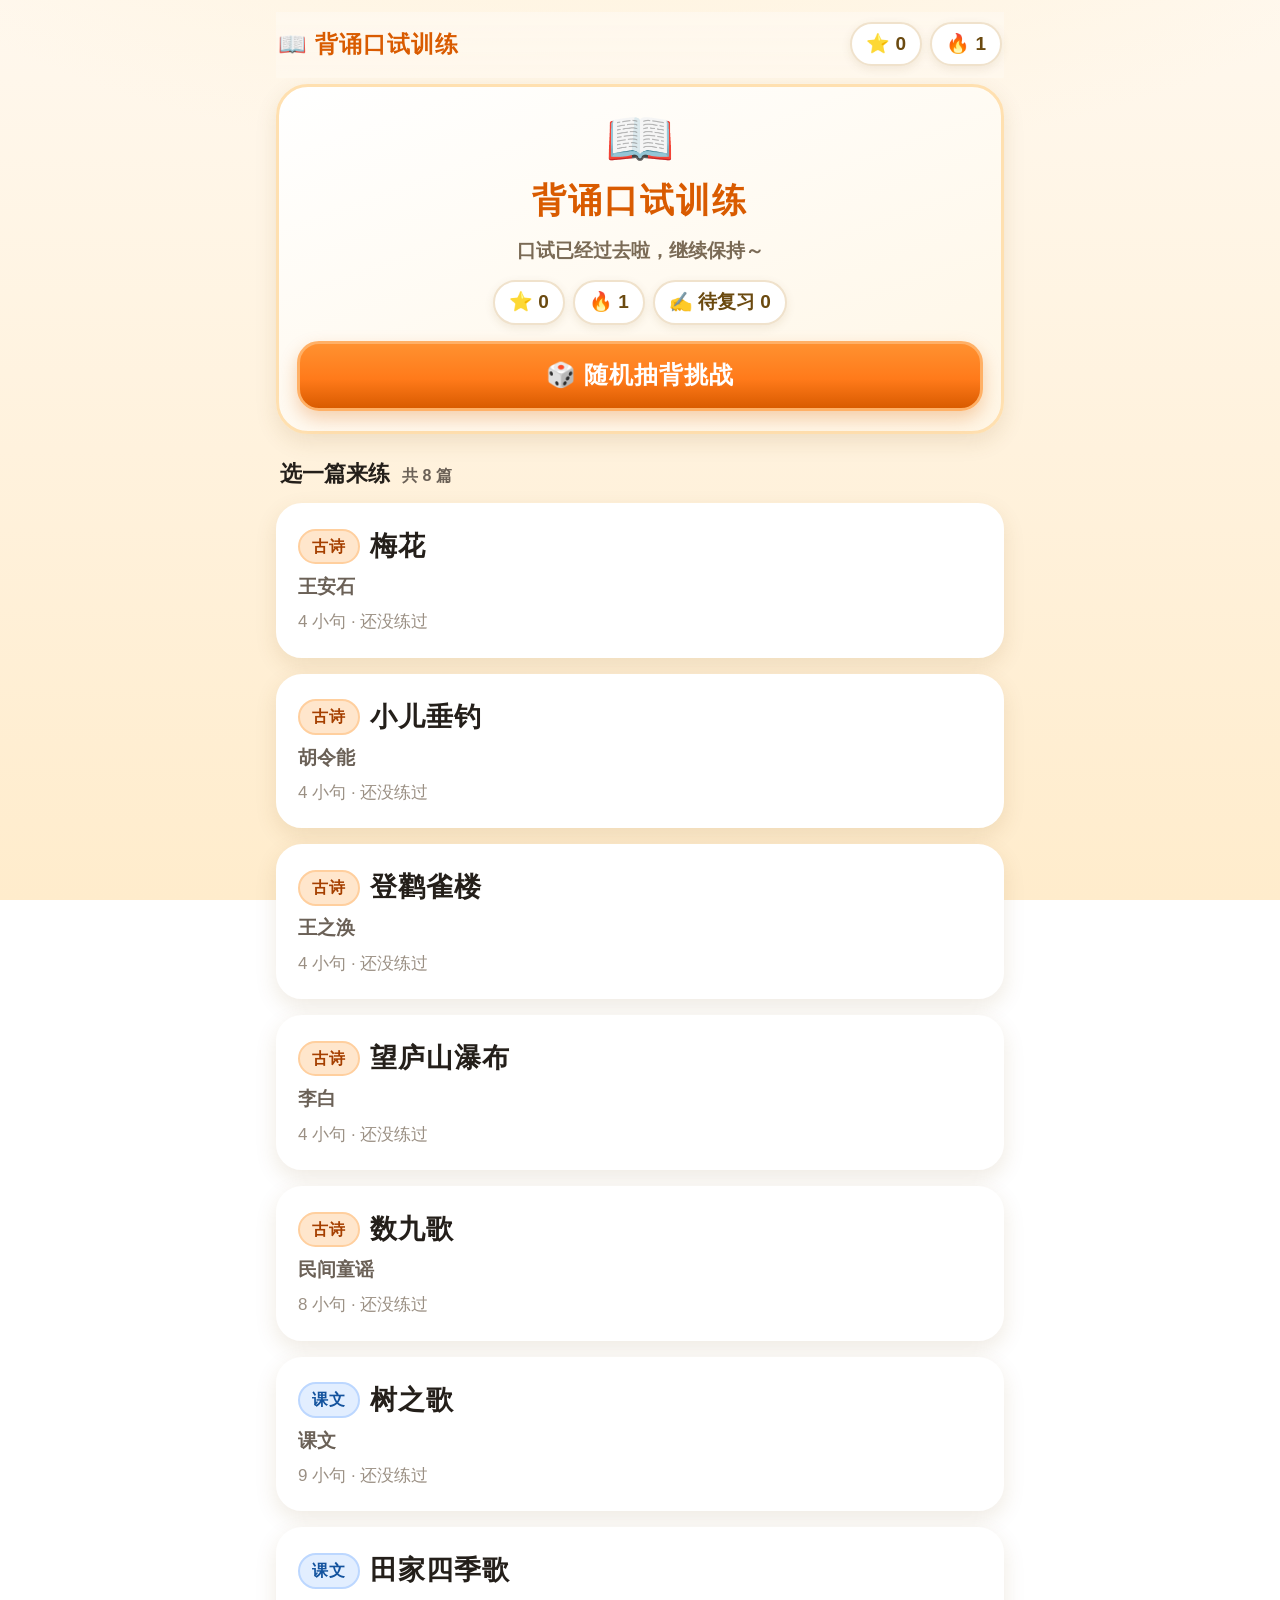
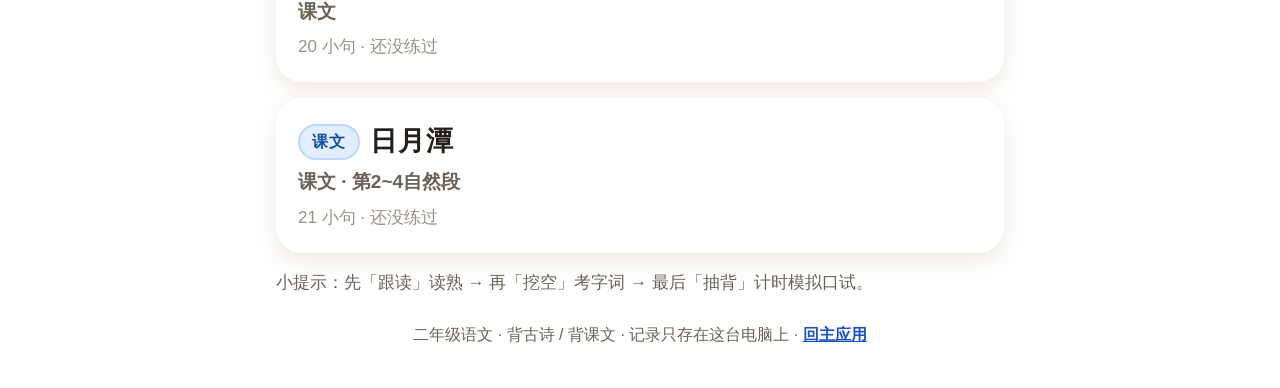
<file: recite.html>
<!-- 备用参考页，刻意未在 index.html 引用（recite-dev 独立版，归口集成版 #/recite，Chief 2026-10-31 裁定留档） -->
<!DOCTYPE html>
<html lang="zh-CN">
<head>
  <meta charset="UTF-8">
  <meta name="viewport" content="width=device-width, initial-scale=1.0, maximum-scale=1.0, user-scalable=no">
  <meta name="theme-color" content="#fff8ee">
  <title>背诵口试训练 · My Tutor</title>
  <link rel="stylesheet" href="css/recite.css">
</head>
<body class="rt-body">
  <div class="rt-shell">
    <header class="rt-top">
      <button type="button" class="rt-backbtn" id="rt-back" data-act="back" hidden>← 返回</button>
      <h1 class="rt-logo">📖 背诵口试训练</h1>
      <div class="rt-stats" id="rt-stats"></div>
    </header>

    <main class="rt-main" id="rt-main">
      <section class="rt-card">
        <h2 class="rt-piece-title">正在加载…</h2>
        <p class="rt-ready-hint">如果一直停在这里，请刷新页面重试。</p>
      </section>
    </main>

    <footer class="rt-foot">
      二年级语文 · 背古诗 / 背课文 · 记录只存在这台电脑上 ·
      <a href="index.html">回主应用</a>
    </footer>
  </div>

  <div class="rt-toast" id="rt-toast" hidden></div>

  <!-- 复用已有全局对象：配置 → 本地存储 → 语音；再加载本页题库与逻辑 -->
  <script src="js/config.js"></script>
  <script src="js/store.js"></script>
  <script src="js/voice.js"></script>
  <script src="js/recite-data.js"></script>
  <script src="js/recite.js"></script>
</body>
</html>
</file>
<file: css/recite.css>
@charset "UTF-8";
/* 备用参考页，刻意未在 index.html 引用（recite-dev 独立版，归口集成版 #/recite，Chief 2026-10-31 裁定留档） */
/* My Tutor · 背诵口试训练（独立页面样式，纯手写 CSS，无任何第三方库/CDN）
 * 面向 7~8 岁：正文 ≥20px、按钮 ≥60px 高、大圆角、高对比、emoji 点缀。
 * 全部选择器以 rt- 开头 / 限定在 .rt-body 下，不会污染主应用样式。
 */

:root {
  --rt-bg: #fff8ee;
  --rt-bg2: #ffeccc;
  --rt-card: #ffffff;
  --rt-ink: #241f1a;
  --rt-ink-soft: #6b6157;
  --rt-line: #f0e2cc;
  --rt-main: #ff7a1a;
  --rt-main-deep: #d95b00;
  --rt-blue: #2f7cf6;
  --rt-blue-deep: #1a54c0;
  --rt-green: #17a866;
  --rt-green-bg: #e6f8ef;
  --rt-red: #e33a3a;
  --rt-red-bg: #ffecec;
  --rt-yellow: #ffc93c;
  --rt-radius: 26px;
  --rt-shadow: 0 8px 22px rgba(120, 80, 20, 0.12);
  --rt-shadow-sm: 0 3px 10px rgba(120, 80, 20, 0.10);
}

* { margin: 0; padding: 0; box-sizing: border-box; -webkit-tap-highlight-color: transparent; }

html { font-size: 20px; }

.rt-body {
  min-height: 100%;
  font-family: -apple-system, "PingFang SC", "Hiragino Sans GB", "Microsoft YaHei", "Heiti SC", sans-serif;
  font-size: 20px;
  line-height: 1.6;
  color: var(--rt-ink);
  background:
    radial-gradient(1200px 500px at 50% -180px, #fff2d8 0%, rgba(255, 242, 216, 0) 70%),
    linear-gradient(180deg, var(--rt-bg) 0%, var(--rt-bg2) 100%);
  background-attachment: fixed;
  -webkit-text-size-adjust: 100%;
}

/* ============ 骨架 ============ */
.rt-shell {
  max-width: 760px;
  margin: 0 auto;
  padding: 12px 16px 40px;
}

.rt-top {
  position: sticky;
  top: 0;
  z-index: 20;
  display: flex;
  align-items: center;
  gap: 10px;
  flex-wrap: wrap;
  padding: 10px 2px 12px;
  margin-bottom: 6px;
  backdrop-filter: blur(6px);
  background: linear-gradient(180deg, rgba(255, 248, 238, 0.96), rgba(255, 248, 238, 0.72));
}

.rt-logo {
  font-size: 23px;
  font-weight: 900;
  letter-spacing: 1px;
  color: var(--rt-main-deep);
  flex: 1 1 auto;
  white-space: nowrap;
}

.rt-backbtn {
  font: inherit;
  font-size: 19px;
  font-weight: 800;
  color: var(--rt-blue-deep);
  background: #fff;
  border: 2px solid #cfe0ff;
  border-radius: 999px;
  padding: 8px 16px;
  min-height: 46px;
  cursor: pointer;
}
.rt-backbtn:active { transform: scale(0.96); }

.rt-stats { display: flex; gap: 8px; }
.rt-chip {
  display: inline-flex;
  align-items: center;
  gap: 4px;
  font-size: 19px;
  font-weight: 800;
  color: #6b4a10;
  background: #fff;
  border: 2px solid var(--rt-line);
  border-radius: 999px;
  padding: 5px 14px;
  box-shadow: var(--rt-shadow-sm);
  white-space: nowrap;
}

.rt-main { display: block; }

.rt-foot {
  margin-top: 26px;
  text-align: center;
  font-size: 16px;
  color: var(--rt-ink-soft);
}
.rt-foot a { color: var(--rt-blue-deep); font-weight: 700; }

/* ============ 卡片 ============ */
.rt-card {
  display: block;
  width: 100%;
  text-align: left;
  background: var(--rt-card);
  border-radius: var(--rt-radius);
  box-shadow: var(--rt-shadow);
  border: 2px solid #fff;
  padding: 20px;
  margin: 0 0 16px;
}
.rt-card-btn {
  font: inherit;
  color: inherit;
  cursor: pointer;
  transition: transform .12s ease, box-shadow .12s ease;
}
.rt-card-btn:active { transform: scale(0.985); box-shadow: var(--rt-shadow-sm); }

.rt-card-top { display: flex; align-items: center; gap: 10px; flex-wrap: wrap; }
.rt-card-title { font-size: 27px; font-weight: 900; letter-spacing: 1px; }
.rt-card-author { display: block; font-size: 19px; color: var(--rt-ink-soft); margin-top: 4px; font-weight: 700; }
.rt-card-meta { display: block; font-size: 17px; color: #9a8f83; margin-top: 6px; }

.rt-badge {
  display: inline-block;
  font-size: 16px;
  font-weight: 900;
  padding: 3px 12px;
  border-radius: 999px;
  letter-spacing: 1px;
}
.rt-badge.is-poem { color: #a53f00; background: #ffe6cc; border: 2px solid #ffcf9e; }
.rt-badge.is-text { color: #14539e; background: #e2eeff; border: 2px solid #bcd7ff; }

/* ============ 首页 hero ============ */
.rt-hero {
  text-align: center;
  background: linear-gradient(160deg, #fff 0%, #fff6e5 100%);
  border: 3px solid #ffe0b0;
  border-radius: 32px;
  box-shadow: var(--rt-shadow);
  padding: 24px 18px 20px;
  margin-bottom: 22px;
}
.rt-hero-emoji { font-size: 56px; line-height: 1; }
.rt-h1 {
  font-size: 34px;
  font-weight: 900;
  letter-spacing: 2px;
  margin: 6px 0 8px;
  color: var(--rt-main-deep);
}
.rt-hero-sub { font-size: 19px; color: #7a6a55; font-weight: 700; }
.rt-hero-sub b { color: var(--rt-red); }
.rt-days { font-size: 26px; padding: 0 2px; }
.rt-chips { display: flex; gap: 8px; justify-content: center; flex-wrap: wrap; margin: 14px 0 4px; }
.rt-hero-actions { display: flex; flex-direction: column; gap: 10px; margin-top: 16px; }

.rt-h2 {
  font-size: 22px;
  font-weight: 900;
  margin: 4px 0 12px;
  padding-left: 4px;
}
.rt-h2-sub { font-size: 16px; color: var(--rt-ink-soft); font-weight: 700; margin-left: 6px; }
.rt-h3 { font-size: 20px; font-weight: 900; margin-bottom: 8px; }

.rt-tip { font-size: 17px; color: var(--rt-ink-soft); line-height: 1.6; margin-top: 12px; }
.rt-tip-warn { color: #a05a00; background: #fff4e0; border: 2px dashed #ffcf9e; border-radius: 16px; padding: 10px 12px; }

/* ============ 按钮 ============ */
.rt-btn {
  font: inherit;
  font-size: 21px;
  font-weight: 900;
  letter-spacing: 1px;
  color: var(--rt-ink);
  background: #fff;
  border: 3px solid #ecdcc4;
  border-radius: 22px;
  min-height: 58px;
  padding: 12px 18px;
  cursor: pointer;
  box-shadow: var(--rt-shadow-sm);
  transition: transform .1s ease, background .15s ease;
  width: 100%;
}
.rt-btn:active { transform: scale(0.97); }
.rt-btn-xl { min-height: 70px; font-size: 24px; }
.rt-btn-sm { min-height: 46px; font-size: 18px; width: auto; padding: 8px 16px; }
.rt-btn-primary {
  color: #fff;
  background: linear-gradient(180deg, #ff9130 0%, var(--rt-main) 55%, var(--rt-main-deep) 100%);
  border-color: #ffb066;
  box-shadow: 0 8px 18px rgba(220, 100, 0, 0.28);
}
.rt-btn-mic {
  color: #fff;
  background: linear-gradient(180deg, #4f95ff 0%, var(--rt-blue) 60%, var(--rt-blue-deep) 100%);
  border-color: #9cc4ff;
  box-shadow: 0 8px 18px rgba(30, 90, 200, 0.26);
}
.rt-btn-ghost { background: #fffaf2; border-color: #f0dfc4; font-size: 19px; min-height: 50px; font-weight: 800; }
.rt-btn.is-on { background: #eaf7ef; border-color: #a8e0c0; color: #0b7a45; }
.rt-btn.is-off { opacity: 0.55; }

.rt-actions { display: flex; flex-direction: column; gap: 10px; margin-top: 16px; }
.rt-actions-sm { flex-direction: row; flex-wrap: wrap; gap: 8px; }
.rt-actions-sm .rt-btn { flex: 1 1 46%; min-width: 0; }

/* ============ 进度条 ============ */
.rt-bar { display: flex; align-items: center; gap: 10px; margin: 6px 0 14px; }
.rt-prog {
  flex: 1 1 auto;
  height: 16px;
  background: #f2e6d4;
  border-radius: 999px;
  overflow: hidden;
}
.rt-prog i {
  display: block;
  height: 100%;
  background: linear-gradient(90deg, #ffc44d, var(--rt-main));
  border-radius: 999px;
  transition: width .3s ease;
}
.rt-count { font-size: 18px; font-weight: 900; color: var(--rt-ink-soft); white-space: nowrap; }
.rt-kicker { font-size: 17px; font-weight: 900; color: var(--rt-main-deep); letter-spacing: 1px; margin-bottom: 6px; }

/* ============ 大字正文 ============ */
.rt-line {
  font-size: clamp(30px, 8.6vw, 44px);
  line-height: 1.55;
  font-weight: 900;
  letter-spacing: 3px;
  color: #1a1512;
  text-align: center;
  padding: 20px 12px;
  margin: 6px 0 4px;
  background: linear-gradient(180deg, #fffdf8, #fff6e6);
  border: 3px solid #ffe4bb;
  border-radius: 22px;
  word-break: break-word;
}
.rt-line-cloze { font-size: clamp(28px, 7.6vw, 38px); letter-spacing: 2px; line-height: 2.1; }

.rt-blank {
  display: inline-block;
  min-width: 2.1em;
  margin: 0 2px;
  text-align: center;
  color: #b26a00;
  background: #fff1c9;
  border-bottom: 5px solid var(--rt-yellow);
  border-radius: 8px 8px 4px 4px;
  padding: 0 6px;
}
.rt-blank.is-cur {
  animation: rtPulse 1.1s ease-in-out infinite;
  color: #fff;
  background: var(--rt-main);
  border-bottom-color: var(--rt-main-deep);
}
.rt-blank.is-ok {
  color: #0a7a44;
  background: #dcf7e8;
  border-bottom-color: var(--rt-green);
  animation: rtPop .25s ease;
}
@keyframes rtPulse {
  0%, 100% { transform: translateY(0) scale(1); }
  50% { transform: translateY(-2px) scale(1.05); }
}
@keyframes rtPop {
  0% { transform: scale(0.8); }
  60% { transform: scale(1.15); }
  100% { transform: scale(1); }
}

/* ============ 挖空选项 ============ */
.rt-opts {
  display: grid;
  grid-template-columns: repeat(2, minmax(0, 1fr));
  gap: 12px;
  margin-top: 8px;
}
.rt-opt {
  font: inherit;
  font-size: 27px;
  font-weight: 900;
  letter-spacing: 2px;
  color: #241f1a;
  background: #fff;
  border: 3px solid #cfe0ff;
  border-radius: 20px;
  min-height: 72px;
  padding: 10px 8px;
  cursor: pointer;
  box-shadow: var(--rt-shadow-sm);
  transition: transform .1s ease, background .15s ease, border-color .15s ease;
}
.rt-opt:active { transform: scale(0.96); background: #eef5ff; }
.rt-opt.is-bad {
  background: var(--rt-red-bg);
  border-color: var(--rt-red);
  animation: rtShake .4s ease;
}
@keyframes rtShake {
  0%, 100% { transform: translateX(0); }
  20% { transform: translateX(-6px); }
  40% { transform: translateX(6px); }
  60% { transform: translateX(-4px); }
  80% { transform: translateX(4px); }
}

.rt-fb-line { min-height: 30px; font-size: 20px; font-weight: 800; margin: 12px 0 6px; text-align: center; }
.rt-fb-line .ok { color: var(--rt-green); background: var(--rt-green-bg); border-radius: 14px; padding: 6px 12px; display: inline-block; }
.rt-fb-line .no { color: #b3341f; background: var(--rt-red-bg); border-radius: 14px; padding: 6px 12px; display: inline-block; }
.rt-dim { color: var(--rt-ink-soft); font-weight: 700; font-size: 18px; }

/* ============ 模式选择 ============ */
.rt-piece { text-align: center; }
.rt-piece-title { font-size: 32px; font-weight: 900; letter-spacing: 2px; margin: 6px 0 2px; }
.rt-piece-author { font-size: 19px; color: var(--rt-ink-soft); font-weight: 700; }
.rt-modes { display: flex; flex-direction: column; gap: 12px; margin: 18px 0 12px; }
.rt-mode {
  display: grid;
  grid-template-columns: 54px 1fr;
  grid-template-areas: "emoji name" "emoji desc";
  align-items: center;
  gap: 0 12px;
  text-align: left;
  font: inherit;
  color: inherit;
  background: #fffdf9;
  border: 3px solid #ffe0b0;
  border-radius: 22px;
  padding: 14px 16px;
  min-height: 88px;
  cursor: pointer;
  box-shadow: var(--rt-shadow-sm);
}
.rt-mode:active { transform: scale(0.98); background: #fff3de; }
.rt-mode-emoji { grid-area: emoji; font-size: 38px; line-height: 1; }
.rt-mode-name { grid-area: name; font-size: 24px; font-weight: 900; letter-spacing: 1px; }
.rt-mode-desc { grid-area: desc; font-size: 17px; color: var(--rt-ink-soft); font-weight: 700; }

.rt-scope { margin: 14px 0 6px; display: flex; flex-wrap: wrap; gap: 8px; justify-content: center; align-items: center; }
.rt-scope-label { font-size: 18px; font-weight: 800; color: var(--rt-ink-soft); }
.rt-scope-btn {
  font: inherit;
  font-size: 18px;
  font-weight: 800;
  color: #6b4a10;
  background: #fff;
  border: 2px solid #ecdcc4;
  border-radius: 999px;
  padding: 7px 14px;
  min-height: 44px;
  cursor: pointer;
}
.rt-scope-btn.is-on { color: #fff; background: var(--rt-main); border-color: var(--rt-main-deep); }

.rt-preview { text-align: left; }
.rt-preview-line {
  font-size: 22px;
  font-weight: 800;
  line-height: 1.85;
  letter-spacing: 1px;
  color: #2d2620;
}

/* ============ 跟读全篇列表 ============ */
.rt-all { margin-top: 16px; border-top: 2px dashed var(--rt-line); padding-top: 12px; }
.rt-all-line {
  font-size: 21px;
  font-weight: 800;
  line-height: 1.8;
  color: #b0a595;
  padding: 4px 10px;
  border-radius: 12px;
}
.rt-all-line.is-cur { color: #1a1512; background: #fff3da; border-left: 6px solid var(--rt-main); }
.rt-all-line.is-done { color: #7d7367; }

/* ============ 抽背 ============ */
.rt-chal-head { display: flex; align-items: flex-start; justify-content: space-between; gap: 10px; }
.rt-timer {
  font-variant-numeric: tabular-nums;
  font-size: 30px;
  font-weight: 900;
  color: var(--rt-blue-deep);
  background: #eaf2ff;
  border: 3px solid #c8ddff;
  border-radius: 16px;
  padding: 2px 12px;
  min-width: 108px;
  text-align: center;
}
.rt-chal-ask { font-size: 24px; font-weight: 900; text-align: center; margin: 6px 0 4px; color: #241f1a; }
.rt-chal-ask b { color: var(--rt-main-deep); font-size: 28px; }
.rt-hint-line {
  font-size: 19px;
  font-weight: 800;
  color: #8a5a00;
  background: #fff6d8;
  border: 2px dashed #ffd166;
  border-radius: 14px;
  padding: 10px 12px;
  margin-top: 8px;
  text-align: center;
}
.rt-reveal {
  font-size: 24px;
  font-weight: 900;
  letter-spacing: 1px;
  line-height: 1.6;
  color: #14539e;
  background: #eaf2ff;
  border: 3px solid #bcd7ff;
  border-radius: 18px;
  padding: 14px;
  margin-top: 12px;
  text-align: center;
}
.rt-reveal-label { display: block; font-size: 16px; color: #4a7cc4; margin-bottom: 2px; letter-spacing: 2px; }
.rt-chal-ready, .rt-result { text-align: center; }
.rt-ready-hint { font-size: 20px; color: var(--rt-ink-soft); font-weight: 700; margin: 12px 0 18px; line-height: 1.7; }
.rt-ready-hint b { color: var(--rt-main-deep); font-size: 26px; }

/* ============ 结果 ============ */
.rt-result-emoji { font-size: 62px; line-height: 1; }
.rt-result-title { font-size: 32px; font-weight: 900; letter-spacing: 2px; margin: 6px 0 4px; }
.rt-result-sub { font-size: 19px; color: var(--rt-ink-soft); font-weight: 700; }
.rt-result-rows {
  margin: 18px 0 10px;
  border: 3px solid #ffe0b0;
  border-radius: 20px;
  overflow: hidden;
  background: #fffdf8;
}
.rt-result-row {
  display: flex;
  justify-content: space-between;
  align-items: center;
  gap: 12px;
  padding: 11px 16px;
  font-size: 20px;
  border-bottom: 2px dashed #f3e5cd;
}
.rt-result-row:last-child { border-bottom: 0; }
.rt-result-row span { color: var(--rt-ink-soft); font-weight: 800; }
.rt-result-row b { font-size: 24px; font-weight: 900; color: #241f1a; }
.rt-big-stars {
  font-size: 40px;
  font-weight: 900;
  color: #b26a00;
  letter-spacing: 2px;
  margin: 10px 0 4px;
}
.rt-praise { font-size: 21px; font-weight: 800; color: #0b7a45; margin: 8px 0 4px; line-height: 1.7; }
.rt-fail-list { text-align: left; margin: 8px 0 0 20px; }
.rt-fail-list li { font-size: 19px; font-weight: 700; color: #8a4b00; line-height: 1.7; }

/* ============ 待复习 ============ */
.rt-need-list { display: flex; flex-direction: column; gap: 12px; margin: 12px 0; }
.rt-need {
  background: #fffdf8;
  border: 2px dashed #ffd166;
  border-radius: 18px;
  padding: 14px;
}
.rt-need-text { font-size: 22px; font-weight: 900; line-height: 1.6; letter-spacing: 1px; }
.rt-need-meta { font-size: 16px; color: var(--rt-ink-soft); font-weight: 700; margin: 4px 0 10px; }

.rt-empty { font-size: 20px; font-weight: 800; text-align: center; padding: 40px 0; }

/* ============ 提示条 ============ */
.rt-toast {
  position: fixed;
  left: 50%;
  bottom: 32px;
  transform: translateX(-50%);
  z-index: 99;
  max-width: min(90vw, 560px);
  font-size: 19px;
  font-weight: 800;
  color: #fff;
  background: rgba(40, 32, 24, 0.94);
  border-radius: 999px;
  padding: 12px 22px;
  box-shadow: 0 10px 26px rgba(0, 0, 0, 0.22);
  animation: rtToastIn .18s ease;
}
@keyframes rtToastIn {
  from { opacity: 0; transform: translate(-50%, 10px); }
  to { opacity: 1; transform: translate(-50%, 0); }
}

/* ============ 窄屏微调 ============ */
@media (max-width: 420px) {
  .rt-shell { padding: 10px 12px 32px; }
  .rt-h1 { font-size: 29px; }
  .rt-card { padding: 16px; border-radius: 22px; }
  .rt-opt { font-size: 24px; min-height: 66px; }
  .rt-line { letter-spacing: 2px; }
  .rt-timer { font-size: 25px; min-width: 92px; }
  .rt-actions-sm .rt-btn { flex: 1 1 100%; }
}

@media (prefers-reduced-motion: reduce) {
  * { animation: none !important; transition: none !important; }
}
</file>
